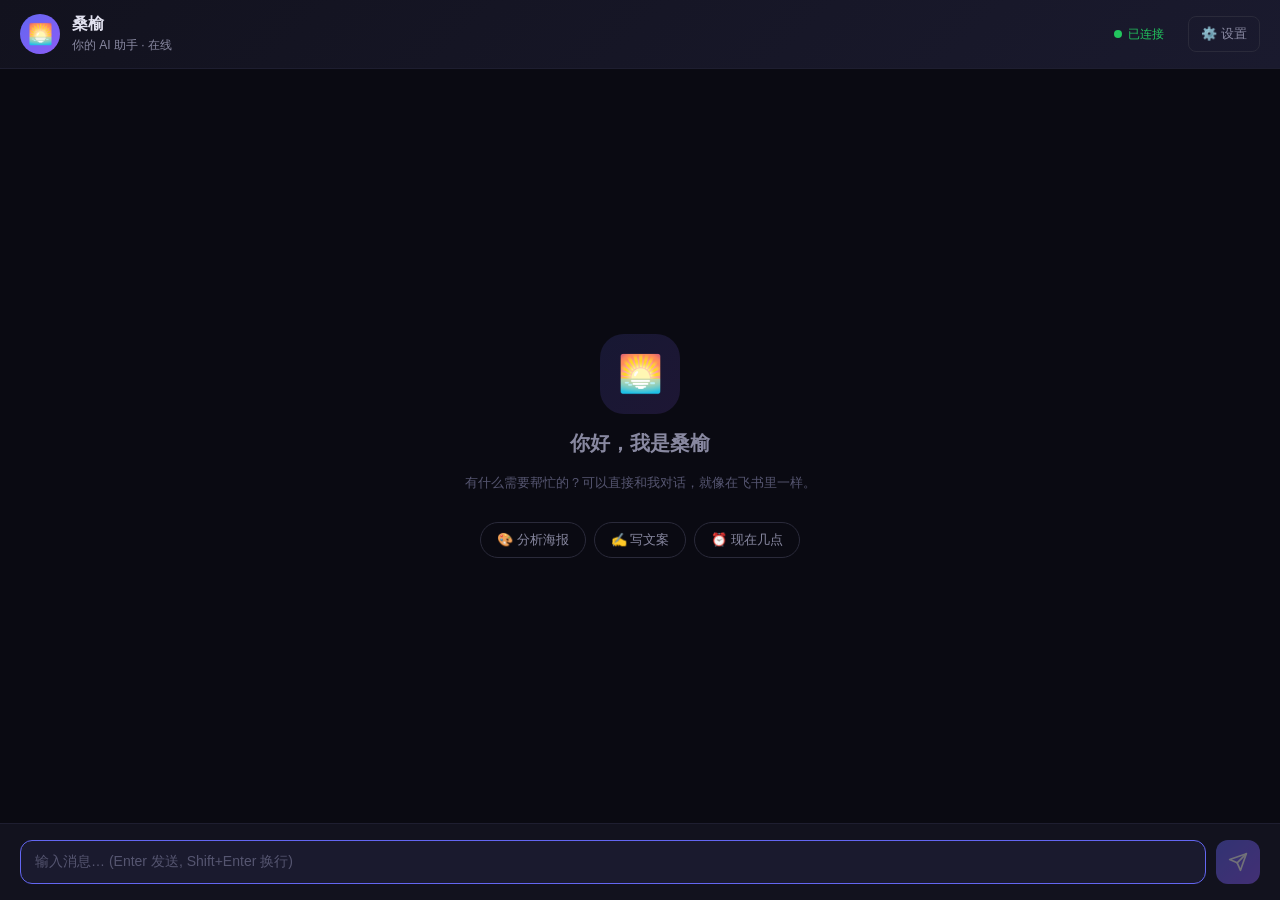
<file: chat/index.html>
<!DOCTYPE html>
<html lang="zh-CN">
<head>
<meta charset="UTF-8">
<meta name="viewport" content="width=device-width, initial-scale=1.0">
<title>和桑榆对话</title>
<style>
  * { margin:0; padding:0; box-sizing:border-box; }
  body {
    font-family: -apple-system, BlinkMacSystemFont, "SF Pro Text", "Helvetica Neue", sans-serif;
    background: #0a0a12; color: #e2e2f0; height:100vh; display:flex; flex-direction:column;
  }

  /* ─── Header ─── */
  .header {
    display:flex; align-items:center; gap:12px; padding:14px 20px;
    background: linear-gradient(135deg, #12121e 0%, #1a1a2e 100%);
    border-bottom: 1px solid #1e1e30; flex-shrink:0;
  }
  .avatar {
    width:40px; height:40px; border-radius:50%;
    background: linear-gradient(135deg, #6366f1, #8b5cf6);
    display:flex; align-items:center; justify-content:center;
    font-size:20px; flex-shrink:0;
  }
  .header-info h1 { font-size:16px; font-weight:600; }
  .header-info p { font-size:12px; color:#8888a0; margin-top:2px; }
  .header-status {
    margin-left:auto; display:flex; align-items:center; gap:6px;
    font-size:12px; color:#22c55e;
  }
  .status-dot {
    width:8px; height:8px; border-radius:50%; background:#22c55e;
    animation: pulse 2s infinite;
  }
  @keyframes pulse { 0%,100%{opacity:1} 50%{opacity:.5} }

  /* ─── Messages ─── */
  .messages {
    flex:1; overflow-y:auto; padding:20px; display:flex; flex-direction:column; gap:16px;
    scroll-behavior:smooth;
  }
  .messages::-webkit-scrollbar { width:5px; }
  .messages::-webkit-scrollbar-thumb { background:#333; border-radius:3px; }

  .msg { display:flex; gap:10px; max-width:85%; animation: fadeIn .3s ease; }
  @keyframes fadeIn { from{opacity:0;transform:translateY(8px)} to{opacity:1;transform:translateY(0)} }

  .msg.user { align-self:flex-end; flex-direction:row-reverse; }
  .msg.assistant { align-self:flex-start; }

  .msg-avatar {
    width:32px; height:32px; border-radius:50%; flex-shrink:0;
    display:flex; align-items:center; justify-content:center; font-size:15px;
  }
  .msg.user .msg-avatar { background:#333; }
  .msg.assistant .msg-avatar { background:linear-gradient(135deg,#6366f1,#8b5cf6); }

  .msg-bubble {
    padding:12px 16px; border-radius:16px; font-size:14px; line-height:1.7;
    word-break:break-word; white-space:pre-wrap;
  }
  .msg.user .msg-bubble {
    background:linear-gradient(135deg,#6366f1,#7c3aed); color:#fff;
    border-bottom-right-radius:4px;
  }
  .msg.assistant .msg-bubble {
    background:#1a1a2e; color:#e2e2f0; border:1px solid #2a2a3a;
    border-bottom-left-radius:4px;
  }

  /* Markdown in assistant messages */
  .msg.assistant .msg-bubble code {
    background:rgba(99,102,241,.15); padding:2px 6px; border-radius:4px;
    font-family:"SF Mono",Menlo,monospace; font-size:13px; color:#a5b4fc;
  }
  .msg.assistant .msg-bubble pre {
    background:#0d0d1a; border:1px solid #2a2a3a; border-radius:8px;
    padding:12px; margin:8px 0; overflow-x:auto;
  }
  .msg.assistant .msg-bubble pre code { background:none; padding:0; font-size:12px; }

  /* Thinking indicator */
  .thinking { display:flex; gap:4px; padding:8px 4px; }
  .thinking span {
    width:7px; height:7px; border-radius:50%; background:#6366f1;
    animation: bounce 1.4s infinite ease-in-out;
  }
  .thinking span:nth-child(2) { animation-delay:.2s; }
  .thinking span:nth-child(3) { animation-delay:.4s; }
  @keyframes bounce { 0%,80%,100%{transform:scale(.6);opacity:.4} 40%{transform:scale(1);opacity:1} }

  /* ─── Input Bar ─── */
  .input-bar {
    display:flex; align-items:flex-end; gap:10px; padding:16px 20px;
    background:#12121e; border-top:1px solid #1e1e30; flex-shrink:0;
  }
  .input-bar textarea {
    flex:1; background:#1a1a2e; border:1.5px solid #2a2a3a; border-radius:12px;
    padding:10px 14px; color:#e2e2f0; font-size:14px; font-family:inherit;
    resize:none; outline:none; min-height:44px; max-height:160px; line-height:1.5;
    transition: border-color .2s;
  }
  .input-bar textarea:focus { border-color:#6366f1; }
  .input-bar textarea::placeholder { color:#555570; }

  .send-btn {
    width:44px; height:44px; border-radius:12px; border:none; cursor:pointer;
    background:linear-gradient(135deg,#6366f1,#8b5cf6); color:#fff;
    display:flex; align-items:center; justify-content:center;
    transition: all .2s; flex-shrink:0;
  }
  .send-btn:hover { transform:translateY(-1px); box-shadow:0 4px 16px rgba(99,102,241,.4); }
  .send-btn:disabled { opacity:.4; cursor:not-allowed; transform:none; box-shadow:none; }
  .send-btn svg { width:20px; height:20px; }

  /* ─── Welcome ─── */
  .welcome {
    flex:1; display:flex; flex-direction:column; align-items:center;
    justify-content:center; gap:16px; color:#555570; text-align:center;
    padding:40px;
  }
  .welcome-icon {
    width:80px; height:80px; border-radius:24px;
    background:linear-gradient(135deg,rgba(99,102,241,.15),rgba(139,92,246,.15));
    display:flex; align-items:center; justify-content:center; font-size:36px;
  }
  .welcome h2 { font-size:20px; color:#8888a0; font-weight:600; }
  .welcome p { font-size:13px; line-height:1.6; max-width:360px; }
  .quick-actions { display:flex; gap:8px; margin-top:12px; flex-wrap:wrap; justify-content:center; }
  .quick-btn {
    padding:8px 16px; border-radius:20px; border:1px solid #2a2a3a;
    background:transparent; color:#8888a0; font-size:13px; cursor:pointer;
    transition: all .2s;
  }
  .quick-btn:hover { border-color:#6366f1; color:#a5b4fc; background:rgba(99,102,241,.08); }

  /* ─── Settings Drawer ─── */
  .settings-overlay {
    position:fixed; inset:0; background:rgba(0,0,0,.5); backdrop-filter:blur(4px);
    z-index:100; opacity:0; pointer-events:none; transition:opacity .3s;
  }
  .settings-overlay.open { opacity:1; pointer-events:all; }
  .settings-drawer {
    position:fixed; top:0; right:-400px; width:380px; height:100vh;
    background:#12121e; border-left:1px solid #1e1e30; z-index:101;
    transition: right .3s cubic-bezier(.4,0,.2,1); display:flex; flex-direction:column;
  }
  .settings-drawer.open { right:0; }
  .settings-drawer h3 { font-size:16px; font-weight:600; padding:20px; border-bottom:1px solid #1e1e30; }
  .settings-drawer .fields { flex:1; overflow-y:auto; padding:20px; }
  .field-group { margin-bottom:16px; }
  .field-group label { display:block; font-size:12px; color:#8888a0; margin-bottom:6px; }
  .field-group input {
    width:100%; padding:10px 12px; background:#1a1a2e; border:1px solid #2a2a3a;
    border-radius:8px; color:#e2e2f0; font-size:13px; outline:none; font-family:inherit;
  }
  .field-group input:focus { border-color:#6366f1; }
  .settings-drawer .actions { padding:16px 20px; border-top:1px solid #1e1e30; }
  .btn-save {
    width:100%; padding:10px; border:none; border-radius:8px; cursor:pointer;
    background:linear-gradient(135deg,#6366f1,#8b5cf6); color:#fff;
    font-size:14px; font-weight:500; transition:all .2s;
  }
  .btn-save:hover { box-shadow:0 4px 16px rgba(99,102,241,.4); }

  /* ─── Mobile ─── */
  @media (max-width:640px) {
    .msg { max-width:92%; }
    .settings-drawer { width:100%; right:-100%; }
    .header-info h1 { font-size:15px; }
  }
</style>
</head>
<body>

<!-- Header -->
<div class="header">
  <div class="avatar">🌅</div>
  <div class="header-info">
    <h1>桑榆</h1>
    <p>你的 AI 助手 · 在线</p>
  </div>
  <div class="header-status">
    <div class="status-dot"></div>
    已连接
  </div>
  <button onclick="toggleSettings()" style="margin-left:12px;background:none;border:1px solid #2a2a3a;border-radius:8px;padding:8px 12px;color:#8888a0;cursor:pointer;font-size:13px;display:flex;align-items:center;gap:6px;transition:all .2s" onmouseover="this.style.borderColor='#6366f1';this.style.color='#a5b4fc'" onmouseout="this.style.borderColor='#2a2a3a';this.style.color='#8888a0'">
    ⚙️ 设置
  </button>
</div>

<!-- Messages -->
<div class="messages" id="messages">
  <div class="welcome" id="welcome">
    <div class="welcome-icon">🌅</div>
    <h2>你好，我是桑榆</h2>
    <p>有什么需要帮忙的？可以直接和我对话，就像在飞书里一样。</p>
    <div class="quick-actions">
      <button class="quick-btn" onclick="sendQuick('帮我分析一张海报')">🎨 分析海报</button>
      <button class="quick-btn" onclick="sendQuick('帮我写一段文案')">✍️ 写文案</button>
      <button class="quick-btn" onclick="sendQuick('现在几点了')">⏰ 现在几点</button>
    </div>
  </div>
</div>

<!-- Input -->
<div class="input-bar">
  <textarea id="input" rows="1" placeholder="输入消息… (Enter 发送, Shift+Enter 换行)"
    oninput="autoGrow(this)" onkeydown="handleKey(event)"></textarea>
  <button class="send-btn" id="sendBtn" onclick="sendMessage()" disabled>
    <svg viewBox="0 0 24 24" fill="none" stroke="currentColor" stroke-width="2" stroke-linecap="round" stroke-linejoin="round">
      <line x1="22" y1="2" x2="11" y2="13"></line>
      <polygon points="22 2 15 22 11 13 2 9 22 2"></polygon>
    </svg>
  </button>
</div>

<!-- Settings Drawer -->
<div class="settings-overlay" id="settingsOverlay" onclick="toggleSettings()"></div>
<div class="settings-drawer" id="settingsDrawer">
  <h3>⚙️ 对话设置</h3>
  <div class="fields">
    <div class="field-group">
      <label>Gateway 地址</label>
      <input id="cfgEndpoint" type="text" placeholder="http://127.0.0.1:18789">
    </div>
    <div class="field-group">
      <label>Auth Token</label>
      <input id="cfgToken" type="password" placeholder="Gateway token">
    </div>
    <div class="field-group">
      <label>会话 Key（留空自动分配）</label>
      <input id="cfgSession" type="text" placeholder="可选，指定固定 session">
    </div>
  </div>
  <div class="actions">
    <button class="btn-save" onclick="saveSettings()">保存设置</button>
  </div>
</div>

<script>
// ============================================================
// Config
// ============================================================
const STORAGE_KEY = 'sangyu_chat_config';
const DEFAULT_CFG = {
  endpoint: location.origin.includes('localhost') ? 'http://127.0.0.1:18789' : 'http://127.0.0.1:18789',
  token: '',
  sessionKey: '',
};

function loadConfig() {
  try { return { ...DEFAULT_CFG, ...JSON.parse(localStorage.getItem(STORAGE_KEY) || '{}') }; }
  catch { return { ...DEFAULT_CFG }; }
}
function saveConfig(cfg) { localStorage.setItem(STORAGE_KEY, JSON.stringify(cfg)); }

let config = loadConfig();

// ============================================================
// DOM
// ============================================================
const messagesEl = document.getElementById('messages');
const welcomeEl = document.getElementById('welcome');
const inputEl = document.getElementById('input');
const sendBtn = document.getElementById('sendBtn');
let isStreaming = false;
let currentController = null;

// ============================================================
// Auto-grow textarea
// ============================================================
function autoGrow(el) {
  el.style.height = 'auto';
  el.style.height = Math.min(el.scrollHeight, 160) + 'px';
  sendBtn.disabled = !el.value.trim();
}

// ============================================================
// Key handler
// ============================================================
function handleKey(e) {
  if (e.key === 'Enter' && !e.shiftKey) {
    e.preventDefault();
    sendMessage();
  }
}

// ============================================================
// Quick actions
// ============================================================
function sendQuick(text) {
  inputEl.value = text;
  autoGrow(inputEl);
  sendMessage();
}

// ============================================================
// Append message to DOM
// ============================================================
function appendMsg(role, text) {
  if (welcomeEl) welcomeEl.style.display = 'none';

  const div = document.createElement('div');
  div.className = `msg ${role}`;

  const avatar = document.createElement('div');
  avatar.className = 'msg-avatar';
  avatar.textContent = role === 'user' ? '👤' : '🌅';

  const bubble = document.createElement('div');
  bubble.className = 'msg-bubble';
  bubble.textContent = text;

  div.appendChild(avatar);
  div.appendChild(bubble);
  messagesEl.appendChild(div);
  messagesEl.scrollTop = messagesEl.scrollHeight;
  return bubble;
}

// ============================================================
// Show thinking indicator
// ============================================================
function showThinking() {
  if (welcomeEl) welcomeEl.style.display = 'none';
  const div = document.createElement('div');
  div.className = 'msg assistant';
  div.id = 'thinking-msg';

  const avatar = document.createElement('div');
  avatar.className = 'msg-avatar';
  avatar.textContent = '🌅';

  const bubble = document.createElement('div');
  bubble.className = 'msg-bubble';
  bubble.innerHTML = '<div class="thinking"><span></span><span></span><span></span></div>';

  div.appendChild(avatar);
  div.appendChild(bubble);
  messagesEl.appendChild(div);
  messagesEl.scrollTop = messagesEl.scrollHeight;
  return bubble;
}

// ============================================================
// Send message via OpenAI-compatible HTTP API
// ============================================================
async function sendMessage() {
  const text = inputEl.value.trim();
  if (!text || isStreaming) return;

  // Show user message
  appendMsg('user', text);
  inputEl.value = '';
  autoGrow(inputEl);

  // Show thinking
  const thinkingBubble = showThinking();
  isStreaming = true;
  sendBtn.disabled = true;

  // Build messages array from DOM
  const messages = [];
  messagesEl.querySelectorAll('.msg').forEach(m => {
    const role = m.classList.contains('user') ? 'user' : 'assistant';
    const bubble = m.querySelector('.msg-bubble');
    if (bubble && !bubble.querySelector('.thinking')) {
      messages.push({ role, content: bubble.textContent });
    }
  });

  try {
    currentController = new AbortController();
    const url = `${config.endpoint}/v1/chat/completions`;

    const body = {
      model: 'openclaw',
      messages,
      stream: true,
    };

    const headers = { 'Content-Type': 'application/json' };
    if (config.token) headers['Authorization'] = `Bearer ${config.token}`;
    if (config.sessionKey) headers['x-openclaw-session-key'] = config.sessionKey;

    const resp = await fetch(url, {
      method: 'POST',
      headers,
      body: JSON.stringify(body),
      signal: currentController.signal,
    });

    if (!resp.ok) {
      const err = await resp.text();
      throw new Error(`HTTP ${resp.status}: ${err}`);
    }

    // Remove thinking indicator, start building real bubble
    const thinkingMsg = document.getElementById('thinking-msg');
    if (thinkingMsg) thinkingMsg.remove();

    const bubble = appendMsg('assistant', '');

    // Stream SSE
    const reader = resp.body.getReader();
    const decoder = new TextDecoder();
    let fullText = '';
    let buffer = '';

    while (true) {
      const { done, value } = await reader.read();
      if (done) break;

      buffer += decoder.decode(value, { stream: true });
      const lines = buffer.split('\n');
      buffer = lines.pop(); // keep incomplete line

      for (const line of lines) {
        if (!line.startsWith('data: ')) continue;
        const data = line.slice(6).trim();
        if (data === '[DONE]') break;
        try {
          const obj = JSON.parse(data);
          const delta = obj.choices?.[0]?.delta?.content;
          if (delta) {
            fullText += delta;
            bubble.textContent = fullText;
            messagesEl.scrollTop = messagesEl.scrollHeight;
          }
        } catch {}
      }
    }

    if (!fullText) {
      // Fallback: try non-streaming
      const resp2 = await fetch(url, {
        method: 'POST',
        headers,
        body: JSON.stringify({ ...body, stream: false }),
      });
      if (resp2.ok) {
        const d = await resp2.json();
        const content = d.choices?.[0]?.message?.content || '(空回复)';
        bubble.textContent = content;
      }
    }

  } catch (err) {
    // Remove thinking
    const thinkingMsg = document.getElementById('thinking-msg');
    if (thinkingMsg) thinkingMsg.remove();

    if (err.name !== 'AbortError') {
      appendMsg('assistant', `⚠️ 连接失败：${err.message}\n\n请检查 设置 中的 Gateway 地址和 Token。`);
    }
  } finally {
    isStreaming = false;
    sendBtn.disabled = false;
    currentController = null;
    messagesEl.scrollTop = messagesEl.scrollHeight;
  }
}

// ============================================================
// Settings
// ============================================================
function toggleSettings() {
  const overlay = document.getElementById('settingsOverlay');
  const drawer = document.getElementById('settingsDrawer');
  const isOpen = drawer.classList.contains('open');
  if (isOpen) {
    overlay.classList.remove('open');
    drawer.classList.remove('open');
  } else {
    document.getElementById('cfgEndpoint').value = config.endpoint;
    document.getElementById('cfgToken').value = config.token;
    document.getElementById('cfgSession').value = config.sessionKey;
    overlay.classList.add('open');
    drawer.classList.add('open');
  }
}

function saveSettings() {
  config.endpoint = document.getElementById('cfgEndpoint').value.replace(/\/+$/, '');
  config.token = document.getElementById('cfgToken').value.trim();
  config.sessionKey = document.getElementById('cfgSession').value.trim();
  saveConfig(config);
  toggleSettings();
  // Test connection
  testConnection();
}

async function testConnection() {
  try {
    const headers = {};
    if (config.token) headers['Authorization'] = `Bearer ${config.token}`;
    const resp = await fetch(`${config.endpoint}/v1/models`, { headers });
    if (resp.ok) {
      const dot = document.querySelector('.status-dot');
      const txt = document.querySelector('.header-status');
      if (dot) dot.style.background = '#22c55e';
      if (txt) txt.childNodes[2].textContent = ' 已连接';
    }
  } catch {}
}

// ============================================================
// Init
// ============================================================
inputEl.focus();
</script>
</body>
</html>
</file>
